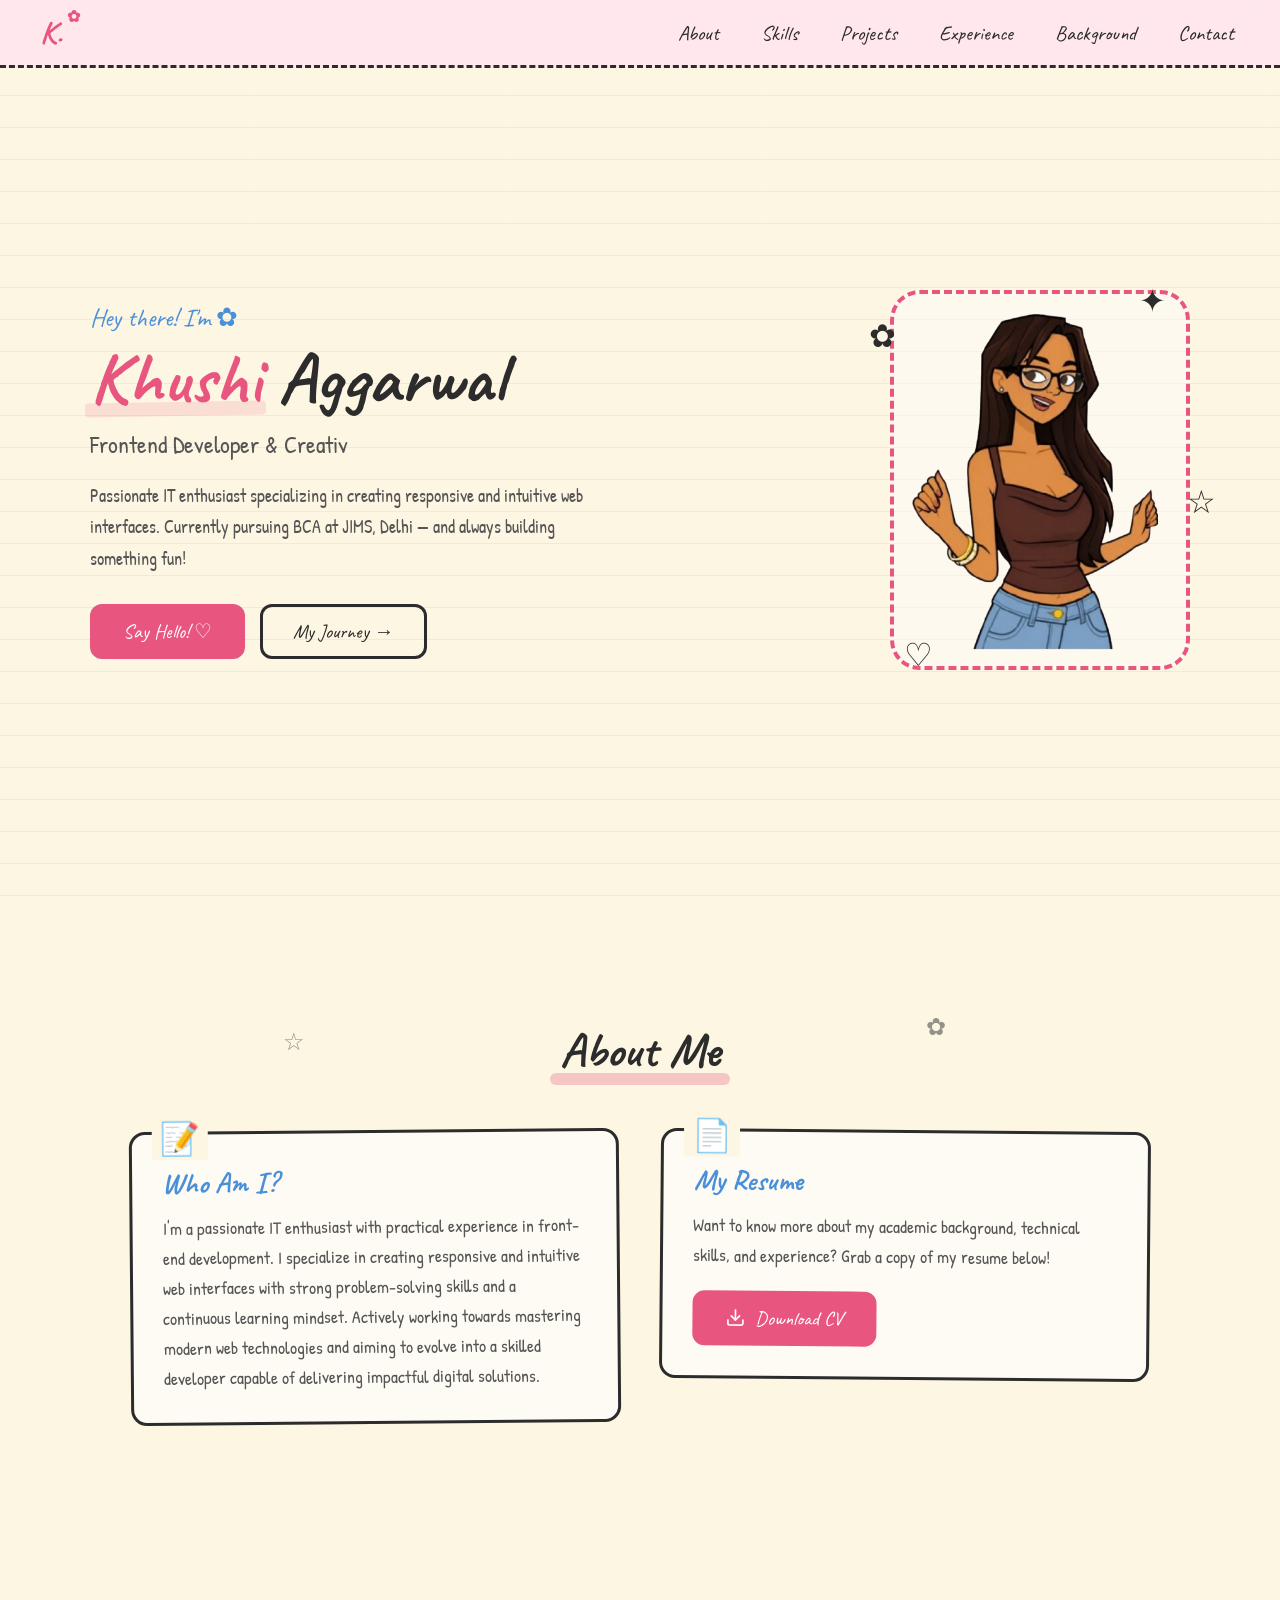
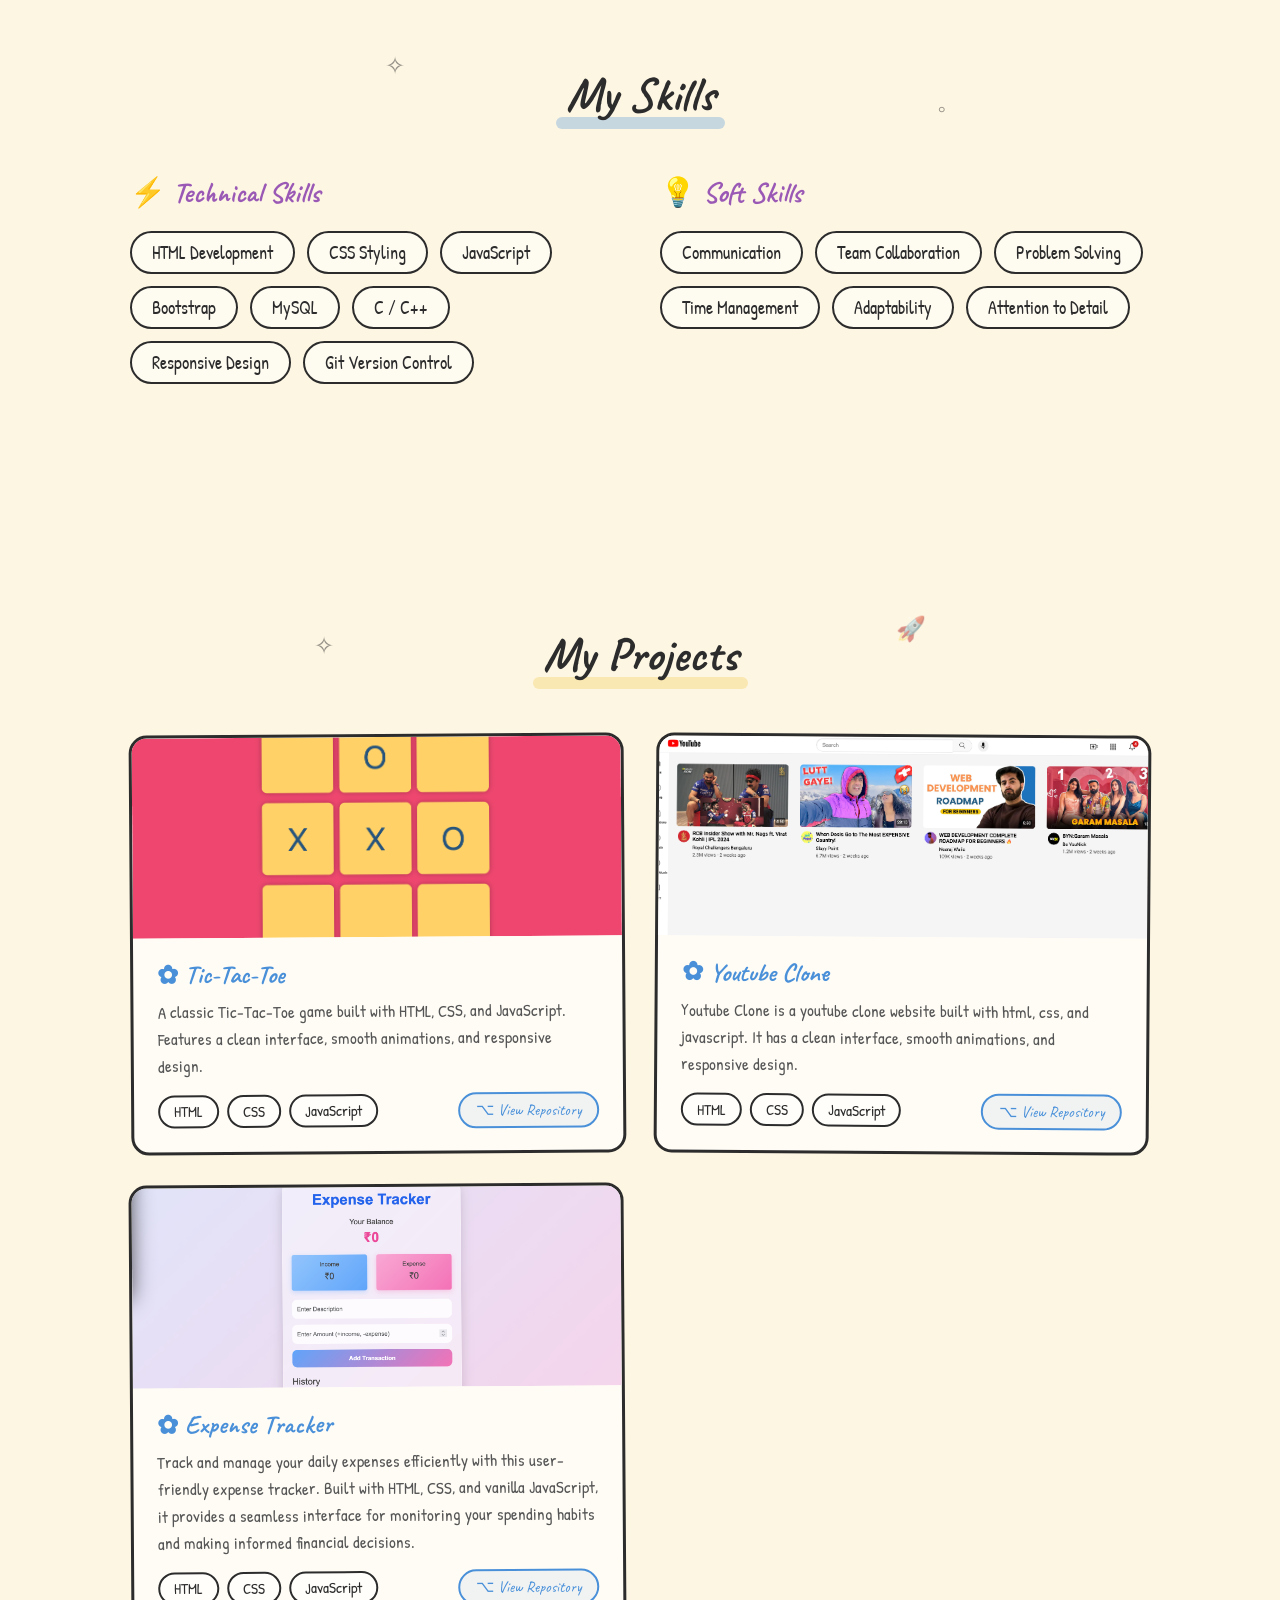
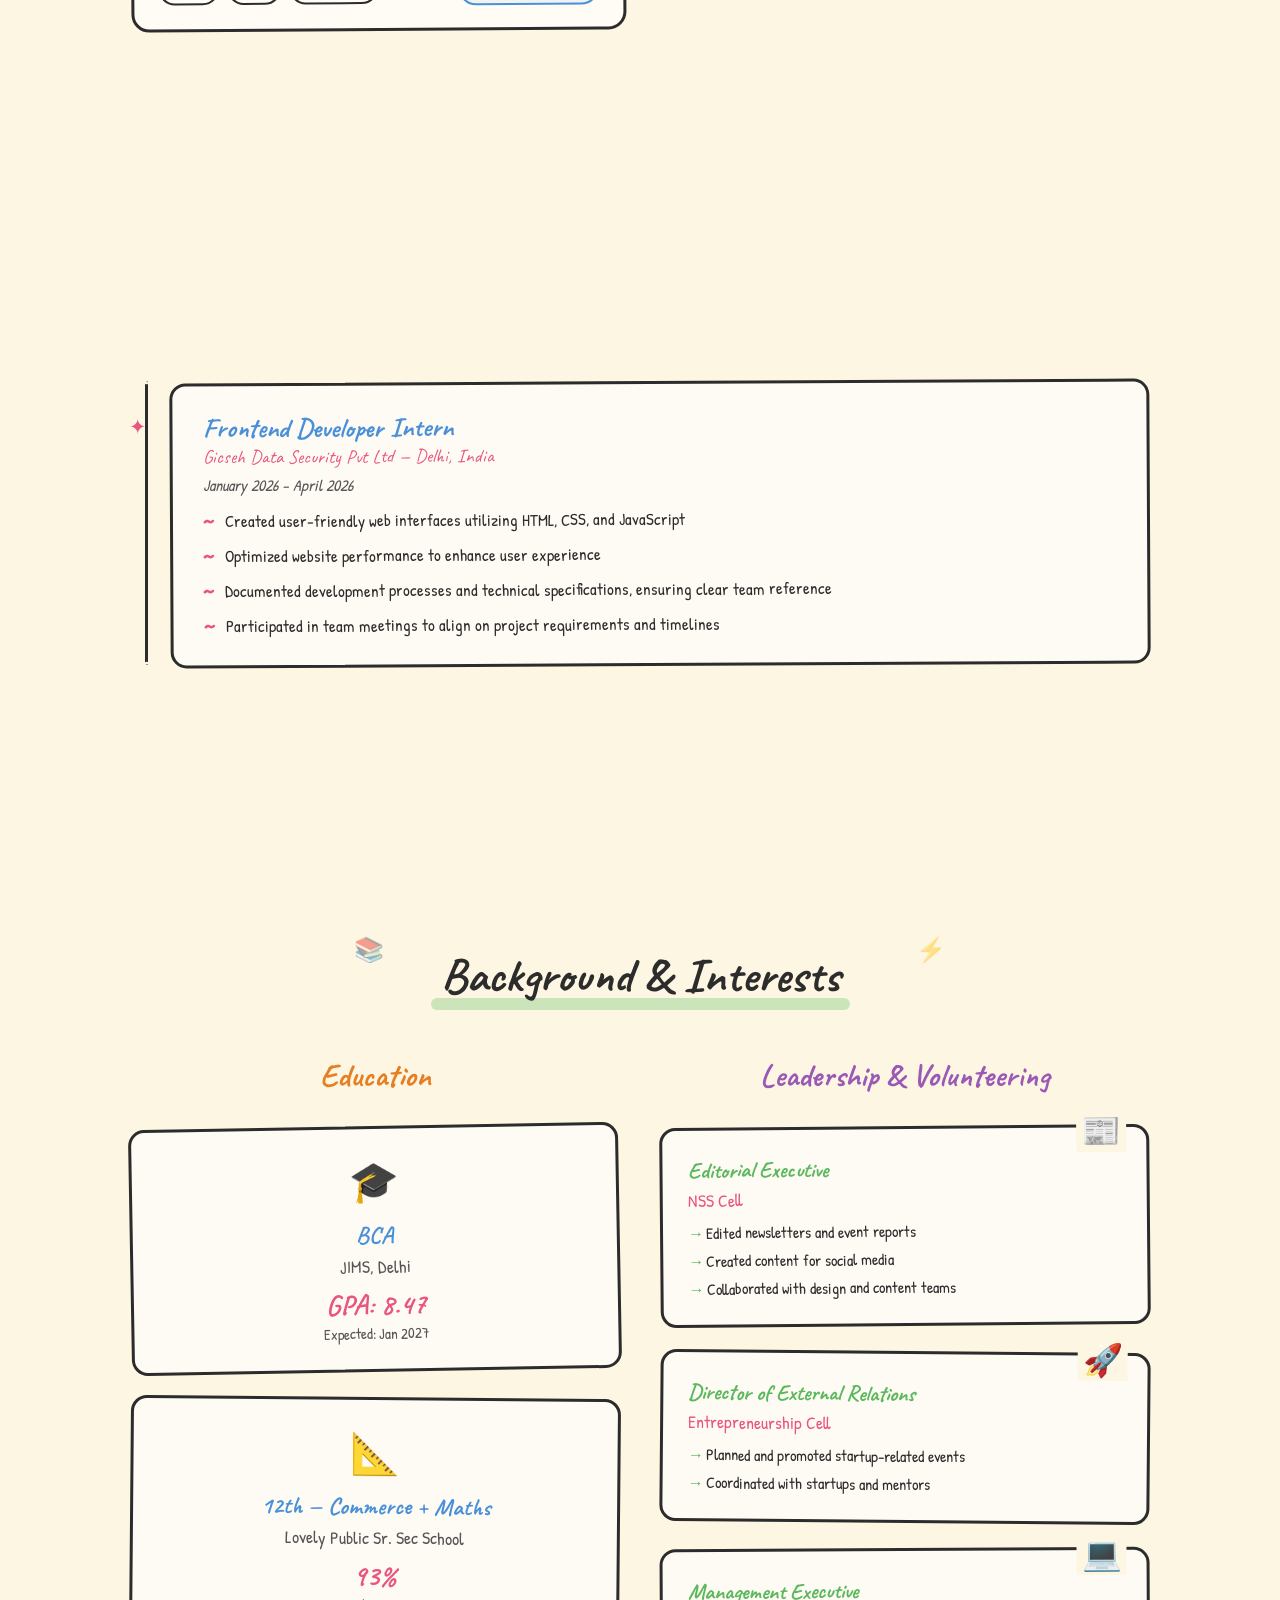
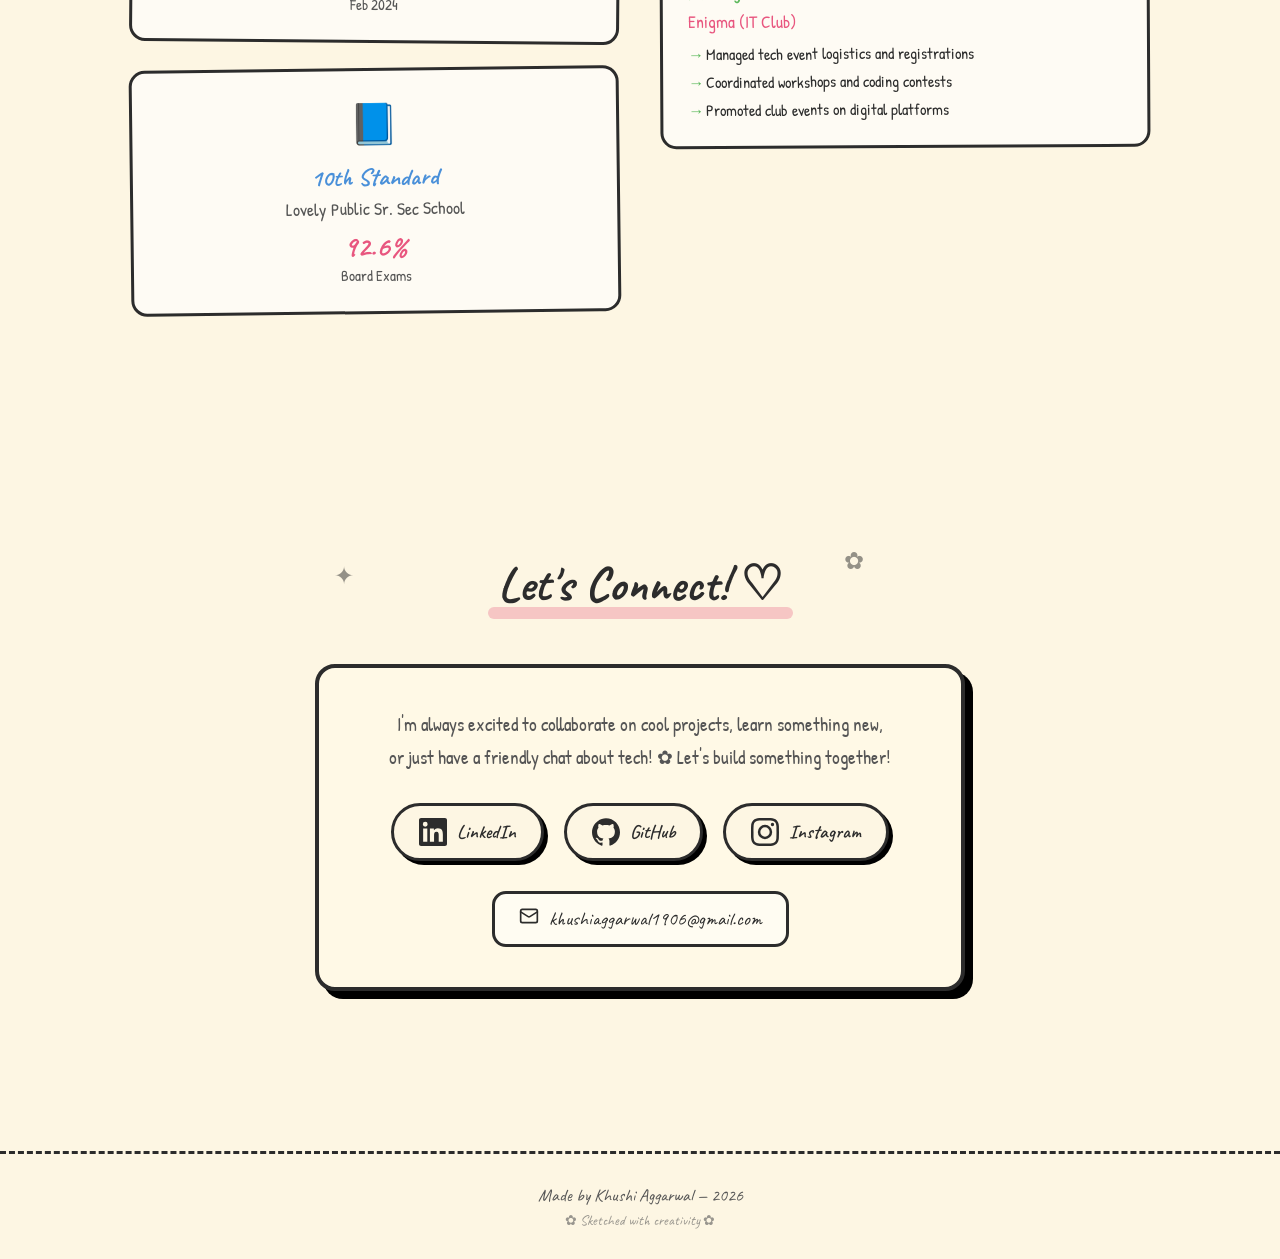
<file: index.html>
<!DOCTYPE html>
<html lang="en">

<head>
  <meta charset="UTF-8">
  <meta name="viewport" content="width=device-width, initial-scale=1.0">
  <title>Khushi Aggarwal — Frontend Developer Portfolio</title>
  <meta name="description"
    content="Khushi Aggarwal's creative portfolio — Frontend Developer, BCA student, and passionate IT enthusiast from Delhi, India.">
  <link rel="stylesheet" href="style.css">
  <link rel="icon"
    href="data:image/svg+xml,%3Csvg xmlns='http://www.w3.org/2000/svg' viewBox='0 0 100 100'%3E%3Ctext y='.9em' font-size='90'%3E✿%3C/text%3E%3C/svg%3E">
</head>

<body>

  <!-- Doodle Canvas for background animated SVG doodles -->
  <svg id="doodle-canvas"></svg>

  <!-- Main Content -->
  <div class="main-content">

    <!-- ===== NAVBAR ===== -->
    <nav class="navbar">
      <a href="#" class="nav-logo">K.</a>
      <ul class="nav-links">
        <li><a href="#about">About</a></li>
        <li><a href="#skills">Skills</a></li>
        <li><a href="#projects">Projects</a></li>
        <li><a href="#experience">Experience</a></li>
        <li><a href="#background">Background</a></li>
        <li><a href="#contact">Contact</a></li>
      </ul>
      <button class="hamburger" aria-label="Menu">
        <span></span><span></span><span></span>
      </button>
    </nav>

    <!-- ===== HERO ===== -->
    <section class="hero" id="home">
      <div class="hero-content">
        <div class="hero-text">
          <p class="hero-greeting">Hey there! I'm ✿</p>
          <h1 class="hero-name"><span class="highlight">Khushi</span> Aggarwal</h1>
          <p class="hero-title">
            <span class="typed" data-text="Frontend Developer & Creative Thinker ✦"></span>
          </p>
          <p class="hero-desc">
            Passionate IT enthusiast specializing in creating responsive and intuitive web interfaces. Currently
            pursuing BCA at JIMS, Delhi — and always building something fun!
          </p>
          <div class="hero-buttons">
            <a href="#contact" class="btn-sketch primary">Say Hello! ♡</a>
            <a href="#experience" class="btn-sketch">My Journey →</a>
          </div>
        </div>
        <div class="hero-avatar">
          <div class="avatar-frame">
            <img src="public/avatar.png" alt="Khushi Aggarwal cartoon avatar">
            <span class="avatar-doodle">✦</span>
            <span class="avatar-doodle">♡</span>
            <span class="avatar-doodle">☆</span>
            <span class="avatar-doodle">✿</span>
          </div>
        </div>
      </div>
    </section>

    <!-- ===== ABOUT ===== -->
    <section class="section" id="about">
      <div class="section-header reveal">
        <h2 class="section-title pink">About Me</h2>
        <span class="section-doodle" style="top:-10px; right:20%;">✿</span>
        <span class="section-doodle" style="top:5px; left:15%;">☆</span>
      </div>
      <div class="about-grid reveal">
        <div class="sketch-card" data-doodle="📝">
          <h3 class="card-title">Who Am I?</h3>
          <p class="card-text">
            I'm a passionate IT enthusiast with practical experience in front-end development. I specialize in creating
            responsive and intuitive web interfaces with strong problem-solving skills and a continuous learning
            mindset. Actively working towards mastering modern web technologies and aiming to evolve into a skilled
            developer capable of delivering impactful digital solutions.
          </p>
        </div>
        <div class="sketch-card cv-card" data-doodle="📄">
          <h3 class="card-title">My Resume</h3>
          <p class="card-text">
            Want to know more about my academic background, technical skills, and experience? Grab a copy of my resume
            below!
          </p>
          <a href="public/khushi_aggResume.pdf" download class="btn-sketch primary"
            style="margin-top: 20px; display: inline-flex; align-items: center; gap: 10px;">
            <svg xmlns="http://www.w3.org/2000/svg" width="20" height="20" viewBox="0 0 24 24" fill="none"
              stroke="currentColor" stroke-width="2" stroke-linecap="round" stroke-linejoin="round">
              <path d="M21 15v4a2 2 0 0 1-2 2H5a2 2 0 0 1-2-2v-4"></path>
              <polyline points="7 10 12 15 17 10"></polyline>
              <line x1="12" y1="15" x2="12" y2="3"></line>
            </svg>
            Download CV
          </a>
        </div>
      </div>
    </section>

    <!-- ===== SKILLS ===== -->
    <section class="section" id="skills">
      <div class="section-header reveal">
        <h2 class="section-title blue">My Skills</h2>
        <span class="section-doodle" style="top:-15px; left:25%;">✧</span>
        <span class="section-doodle" style="bottom:0; right:20%;">◦</span>
      </div>
      <div class="skills-container reveal">
        <div class="skill-category">
          <h3>⚡ Technical Skills</h3>
          <div class="skill-tags">
            <span class="skill-tag stagger">HTML Development</span>
            <span class="skill-tag stagger">CSS Styling</span>
            <span class="skill-tag stagger">JavaScript</span>
            <span class="skill-tag stagger">Bootstrap</span>
            <span class="skill-tag stagger">MySQL</span>
            <span class="skill-tag stagger">C / C++</span>
            <span class="skill-tag stagger">Responsive Design</span>
            <span class="skill-tag stagger">Git Version Control</span>
          </div>
        </div>
        <div class="skill-category">
          <h3>💡 Soft Skills</h3>
          <div class="skill-tags">
            <span class="skill-tag stagger">Communication</span>
            <span class="skill-tag stagger">Team Collaboration</span>
            <span class="skill-tag stagger">Problem Solving</span>
            <span class="skill-tag stagger">Time Management</span>
            <span class="skill-tag stagger">Adaptability</span>
            <span class="skill-tag stagger">Attention to Detail</span>
          </div>
        </div>
      </div>
    </section>

    <!-- ===== PROJECTS ===== -->
    <section class="section" id="projects">
      <div class="section-header reveal">
        <h2 class="section-title yellow">My Projects</h2>
        <span class="section-doodle" style="top:-12px; right:22%;">🚀</span>
        <span class="section-doodle" style="top:5px; left:18%;">✧</span>
      </div>
      <div class="projects-grid reveal">

        <!-- Project 1: Tic-Tac-Toe Game -->
        <div class="project-card stagger" id="project-portfolio" data-url="https://khuship1-tictactoe.vercel.app/"
          data-repo="https://github.com/KhushiAggarwal19/tic-tac-toe-game">
          <div class="project-image">
            <img src="public/proj1.png" alt="Tic-Tac-Toe Game">
            <div class="project-overlay">
              <span class="project-view">Open Live Site ↗</span>
            </div>
          </div>
          <div class="project-info">
            <h3 class="project-title">✿ Tic-Tac-Toe</h3>
            <p class="project-desc">A classic Tic-Tac-Toe game built with HTML, CSS, and JavaScript. Features a clean
              interface, smooth animations, and responsive design.</p>
            <div class="project-footer">
              <div class="project-tags">
                <span class="project-tag">HTML</span>
                <span class="project-tag">CSS</span>
                <span class="project-tag">JavaScript</span>
              </div>
              <a href="https://github.com/KhushiAggarwal19/tic-tac-toe-game" target="_blank" rel="noopener noreferrer"
                class="project-repo-btn" onclick="event.stopPropagation()">
                ⌥ View Repository
              </a>
            </div>
          </div>
        </div>

        <!-- Project 2: Youtube Clone -->
        <div class="project-card stagger" id="project-result-system" data-url="https://khuship2-yt-clone.vercel.app/"
          data-repo="https://github.com/khushiaggarwal1906">
          <div class="project-image">
            <img src="public/proj2.png" alt="Youtube Clone">
            <div class="project-overlay">
              <span class="project-view">Open Live Site ↗</span>
            </div>
          </div>
          <div class="project-info">
            <h3 class="project-title">✿ Youtube Clone</h3>
            <p class="project-desc">Youtube Clone is a youtube clone website built with html, css, and javascript. It
              has a clean interface, smooth animations, and responsive design.</p>
            <div class="project-footer">
              <div class="project-tags">
                <span class="project-tag">HTML</span>
                <span class="project-tag">CSS</span>
                <span class="project-tag">JavaScript</span>
              </div>
              <a href="https://github.com/KhushiAggarwal19/Youtube-clone" target="_blank" rel="noopener noreferrer"
                class="project-repo-btn" onclick="event.stopPropagation()">
                ⌥ View Repository
              </a>
            </div>
          </div>
        </div>

        <!-- Project 3: Placeholder -->
        <div class="project-card stagger" id="project-3" data-url="https://khuship3-expense-tracker.vercel.app/"
          data-repo="#">
          <div class="project-image">
            <img src="public/proj3.png" alt="Project 3 Name">
            <div class="project-overlay">
              <span class="project-view">Open Live Site ↗</span>
            </div>
          </div>
          <div class="project-info">
            <h3 class="project-title">✿ Expense Tracker</h3>
            <p class="project-desc">Track and manage your daily expenses efficiently with this user-friendly expense
              tracker. Built with HTML, CSS, and vanilla JavaScript, it provides a seamless interface for monitoring
              your spending habits and making informed financial decisions.</p>
            <div class="project-footer">
              <div class="project-tags">
                <span class="project-tag">HTML</span>
                <span class="project-tag">CSS</span>
                <span class="project-tag">JavaScript</span>
              </div>
              <a href="https://github.com/KhushiAggarwal19/expense-tracker" target="_blank" rel="noopener noreferrer"
                class="project-repo-btn" onclick="event.stopPropagation()">
                ⌥ View Repository
              </a>
            </div>
          </div>
        </div>
      </div>
    </section>



    <!-- ===== EXPERIENCE ===== -->
    <section class="section" id="experience">
      <div class="section-header reveal">
        <h2 class="section-title yellow">Experience</h2>
        <span class="section-doodle" style="top:-10px; right:18%;">→</span>
      </div>
      <div class="timeline reveal">
        <div class="timeline-item stagger">
          <h3 class="timeline-role">Frontend Developer Intern</h3>
          <p class="timeline-company">Gicseh Data Security Pvt Ltd — Delhi, India</p>
          <p class="timeline-date">January 2026 – April 2026</p>
          <ul class="timeline-points">
            <li>Created user-friendly web interfaces utilizing HTML, CSS, and JavaScript</li>
            <li>Optimized website performance to enhance user experience</li>
            <li>Documented development processes and technical specifications, ensuring clear team reference</li>
            <li>Participated in team meetings to align on project requirements and timelines</li>
          </ul>
        </div>
      </div>
    </section>

    <!-- ===== BACKGROUND & INTERESTS ===== -->
    <section class="section" id="background">
      <div class="section-header reveal">
        <h2 class="section-title green">Background & Interests</h2>
        <span class="section-doodle" style="top:-12px; left:22%;">📚</span>
        <span class="section-doodle" style="top:-12px; right:20%;">⚡</span>
      </div>

      <div class="background-grid">
        <!-- Education -->
        <div class="background-group reveal">
          <h3
            style="font-family: var(--font-sketch); font-size: 2rem; color: var(--accent-orange); margin-bottom: 30px; text-align: center;">
            Education</h3>
          <div class="edu-cards">
            <div class="edu-card stagger">
              <div class="edu-icon">🎓</div>
              <h3 class="edu-degree">BCA</h3>
              <p class="edu-school">JIMS, Delhi</p>
              <p class="edu-score">GPA: 8.47</p>
              <p class="edu-year">Expected: Jan 2027</p>
            </div>
            <div class="edu-card stagger">
              <div class="edu-icon">📐</div>
              <h3 class="edu-degree">12th — Commerce + Maths</h3>
              <p class="edu-school">Lovely Public Sr. Sec School</p>
              <p class="edu-score">93%</p>
              <p class="edu-year">Feb 2024</p>
            </div>
            <div class="edu-card stagger">
              <div class="edu-icon">📘</div>
              <h3 class="edu-degree">10th Standard</h3>
              <p class="edu-school">Lovely Public Sr. Sec School</p>
              <p class="edu-score">92.6%</p>
              <p class="edu-year">Board Exams</p>
            </div>
          </div>
        </div>

        <!-- Leadership & Volunteering -->
        <div class="background-group reveal">
          <h3
            style="font-family: var(--font-sketch); font-size: 2rem; color: var(--accent-purple); margin-bottom: 30px; text-align: center;">
            Leadership & Volunteering</h3>
          <div class="volunteer-grid">
            <div class="volunteer-card stagger" data-icon="📰">
              <h3 class="volunteer-role">Editorial Executive</h3>
              <p class="volunteer-org">NSS Cell</p>
              <ul class="volunteer-tasks">
                <li>Edited newsletters and event reports</li>
                <li>Created content for social media</li>
                <li>Collaborated with design and content teams</li>
              </ul>
            </div>
            <div class="volunteer-card stagger" data-icon="🚀">
              <h3 class="volunteer-role">Director of External Relations</h3>
              <p class="volunteer-org">Entrepreneurship Cell</p>
              <ul class="volunteer-tasks">
                <li>Planned and promoted startup-related events</li>
                <li>Coordinated with startups and mentors</li>
              </ul>
            </div>
            <div class="volunteer-card stagger" data-icon="💻">
              <h3 class="volunteer-role">Management Executive</h3>
              <p class="volunteer-org">Enigma (IT Club)</p>
              <ul class="volunteer-tasks">
                <li>Managed tech event logistics and registrations</li>
                <li>Coordinated workshops and coding contests</li>
                <li>Promoted club events on digital platforms</li>
              </ul>
            </div>
          </div>
        </div>
      </div>
    </section>
    <!-- ===== CONTACT ===== -->
    <section class="section" id="contact">
      <div class="section-header reveal">
        <h2 class="section-title pink">Let's Connect! ♡</h2>
        <span class="section-doodle" style="top:-10px; right:28%;">✿</span>
        <span class="section-doodle" style="top:5px; left:20%;">✦</span>
      </div>
      <div class="contact-content reveal">
        <p class="contact-text">
          I'm always excited to collaborate on cool projects, learn something new,<br>or just have a friendly chat about
          tech! ✿ Let's build something together!
        </p>

        <!-- Social icon row -->
        <div class="social-row stagger">
          <a href="https://www.linkedin.com/in/khushi-a-8371b8267/" target="_blank" rel="noopener noreferrer"
            class="social-btn linkedin" aria-label="LinkedIn">
            <svg xmlns="http://www.w3.org/2000/svg" viewBox="0 0 24 24" fill="currentColor" width="28" height="28">
              <path
                d="M20.447 20.452h-3.554v-5.569c0-1.328-.027-3.037-1.852-3.037-1.853 0-2.136 1.445-2.136 2.939v5.667H9.351V9h3.414v1.561h.046c.477-.9 1.637-1.85 3.37-1.85 3.601 0 4.267 2.37 4.267 5.455v6.286zM5.337 7.433a2.062 2.062 0 0 1-2.063-2.065 2.064 2.064 0 1 1 2.063 2.065zm1.782 13.019H3.555V9h3.564v11.452zM22.225 0H1.771C.792 0 0 .774 0 1.729v20.542C0 23.227.792 24 1.771 24h20.451C23.2 24 24 23.227 24 22.271V1.729C24 .774 23.2 0 22.222 0h.003z" />
            </svg>
            <span>LinkedIn</span>
          </a>
          <a href="https://github.com/khushiaggarwal19" target="_blank" rel="noopener noreferrer"
            class="social-btn github" aria-label="GitHub">
            <svg xmlns="http://www.w3.org/2000/svg" viewBox="0 0 24 24" fill="currentColor" width="28" height="28">
              <path
                d="M12 .297c-6.63 0-12 5.373-12 12 0 5.303 3.438 9.8 8.205 11.385.6.113.82-.258.82-.577 0-.285-.01-1.04-.015-2.04-3.338.724-4.042-1.61-4.042-1.61C4.422 18.07 3.633 17.7 3.633 17.7c-1.087-.744.084-.729.084-.729 1.205.084 1.838 1.236 1.838 1.236 1.07 1.835 2.809 1.305 3.495.998.108-.776.417-1.305.76-1.605-2.665-.3-5.466-1.332-5.466-5.93 0-1.31.465-2.38 1.235-3.22-.135-.303-.54-1.523.105-3.176 0 0 1.005-.322 3.3 1.23.96-.267 1.98-.399 3-.405 1.02.006 2.04.138 3 .405 2.28-1.552 3.285-1.23 3.285-1.23.645 1.653.24 2.873.12 3.176.765.84 1.23 1.91 1.23 3.22 0 4.61-2.805 5.625-5.475 5.92.42.36.81 1.096.81 2.22 0 1.606-.015 2.896-.015 3.286 0 .315.21.69.825.57C20.565 22.092 24 17.592 24 12.297c0-6.627-5.373-12-12-12" />
            </svg>
            <span>GitHub</span>
          </a>
          <a href="https://instagram.com/khushiaggarwal19" target="_blank" rel="noopener noreferrer"
            class="social-btn instagram" aria-label="Instagram">
            <svg xmlns="http://www.w3.org/2000/svg" viewBox="0 0 24 24" fill="currentColor" width="28" height="28">
              <path
                d="M12 2.163c3.204 0 3.584.012 4.85.07 3.252.148 4.771 1.691 4.919 4.919.058 1.265.069 1.645.069 4.849 0 3.205-.012 3.584-.069 4.849-.149 3.225-1.664 4.771-4.919 4.919-1.266.058-1.644.07-4.85.07-3.204 0-3.584-.012-4.849-.07-3.26-.149-4.771-1.699-4.919-4.92-.058-1.265-.07-1.644-.07-4.849 0-3.204.013-3.583.07-4.849.149-3.227 1.664-4.771 4.919-4.919 1.266-.057 1.645-.069 4.849-.069zM12 0C8.741 0 8.333.014 7.053.072 2.695.272.273 2.69.073 7.052.014 8.333 0 8.741 0 12c0 3.259.014 3.668.072 4.948.2 4.358 2.618 6.78 6.98 6.98C8.333 23.986 8.741 24 12 24c3.259 0 3.668-.014 4.948-.072 4.354-.2 6.782-2.618 6.979-6.98.059-1.28.073-1.689.073-4.948 0-3.259-.014-3.667-.072-4.947-.196-4.354-2.617-6.78-6.979-6.98C15.668.014 15.259 0 12 0zm0 5.838a6.162 6.162 0 1 0 0 12.324 6.162 6.162 0 0 0 0-12.324zM12 16a4 4 0 1 1 0-8 4 4 0 0 1 0 8zm6.406-11.845a1.44 1.44 0 1 0 0 2.881 1.44 1.44 0 0 0 0-2.881z" />
            </svg>
            <span>Instagram</span>
          </a>
        </div>

        <!-- Direct contact links -->
        <div class="contact-links">
          <a href="mailto:khushiaggarwal1906@gmail.com" class="contact-link stagger" id="contact-email">
            <span class="link-icon">
              <svg xmlns="http://www.w3.org/2000/svg" viewBox="0 0 24 24" fill="none" stroke="currentColor"
                stroke-width="2" stroke-linecap="round" stroke-linejoin="round" width="20" height="20">
                <rect x="2" y="4" width="20" height="16" rx="2" />
                <path d="m22 7-8.97 5.7a1.94 1.94 0 0 1-2.06 0L2 7" />
              </svg>
            </span>
            khushiaggarwal1906@gmail.com
          </a>

        </div>
      </div>
    </section>

    <!-- ===== FOOTER ===== -->
    <footer class="footer">
      <p>Made by Khushi Aggarwal — 2026</p>
      <p style="font-size:0.9rem; margin-top:5px; opacity:0.6;">✿ Sketched with creativity ✿</p>
    </footer>

  </div>

  <script src="script.js"></script>
</body>

</html>
</file>
<file: style.css>
/* ===== FONTS ===== */
@import url('https://fonts.googleapis.com/css2?family=Caveat:wght@400;500;600;700&family=Patrick+Hand&family=Inter:wght@300;400;500;600&display=swap');

/* ===== CSS VARIABLES ===== */
:root {
  --paper: #fdf6e3;
  --paper-lines: #c8dbbe;
  --ink: #2c2c2c;
  --ink-light: #555;
  --accent-pink: #e8567f;
  --accent-blue: #4a90d9;
  --accent-yellow: #f5c842;
  --accent-green: #5cb85c;
  --accent-purple: #9b59b6;
  --accent-orange: #e67e22;
  --sketch-border: 2px solid var(--ink);
  --font-sketch: 'Caveat', cursive;
  --font-hand: 'Patrick Hand', cursive;
  --font-clean: 'Inter', sans-serif;
}

/* ===== RESET ===== */
*, *::before, *::after { margin: 0; padding: 0; box-sizing: border-box; }
html { scroll-behavior: smooth; }

body {
  font-family: var(--font-hand);
  background-color: var(--paper);
  color: var(--ink);
  overflow-x: hidden;
  position: relative;
  cursor: url("public/cursor.png?v=3"), auto;
}

::selection {
  background: var(--accent-pink);
  color: white;
}

/* ===== NOTEBOOK BACKGROUND ===== */
body::before {
  content: '';
  position: fixed;
  top: 0; left: 0; right: 0; bottom: 0;
  background-image:
    repeating-linear-gradient(transparent, transparent 31px, var(--paper-lines) 31px, var(--paper-lines) 32px);
  opacity: 0.35;
  pointer-events: none;
  z-index: 0;
}

/* ===== DOODLE CANVAS ===== */
#doodle-canvas {
  position: fixed;
  top: 0; left: 0;
  width: 100%; height: 100%;
  pointer-events: none;
  z-index: 1;
}

/* ===== MAIN CONTENT ===== */
.main-content {
  position: relative;
  z-index: 2;
}

/* ===== NAVIGATION ===== */
.navbar {
  position: fixed;
  top: 0; left: 0; right: 0;
  background: rgba(255, 230, 238, 0.9); /* Cute pastel pink */
  backdrop-filter: blur(8px);
  z-index: 100;
  padding: 12px 40px;
  display: flex;
  justify-content: space-between;
  align-items: center;
  border-bottom: 3px solid var(--ink);
  border-bottom-style: dashed;
}

.nav-logo {
  font-family: var(--font-sketch);
  font-size: 2rem;
  font-weight: 700;
  color: var(--accent-pink);
  text-decoration: none;
  position: relative;
}

.nav-logo::after {
  content: '✿';
  font-size: 1rem;
  position: absolute;
  top: -5px; right: -18px;
  animation: spin-slow 4s linear infinite;
}

.nav-links {
  display: flex;
  gap: 30px;
  list-style: none;
}

.nav-links a {
  font-family: var(--font-sketch);
  font-size: 1.3rem;
  color: var(--ink);
  text-decoration: none;
  position: relative;
  transition: all 0.3s ease;
  z-index: 1;
  padding: 2px 6px;
}

.nav-links a::after {
  content: '';
  position: absolute;
  bottom: -2px; left: -4px;
  width: 0; 
  height: calc(100% + 4px);
  background: var(--accent-yellow);
  border-radius: 4px;
  transition: width 0.3s cubic-bezier(0.25, 1, 0.5, 1);
  z-index: -1;
  opacity: 0.4;
  transform: rotate(-1deg);
}

.nav-links a:hover {
  color: var(--ink);
  transform: translateY(-2px);
}

.nav-links a:hover::after { 
  width: 100%; 
}

.hamburger {
  display: none;
  flex-direction: column;
  gap: 5px;
  cursor: pointer;
  background: none;
  border: none;
}

.hamburger span {
  width: 28px; height: 3px;
  background: var(--ink);
  border-radius: 2px;
  transition: 0.3s;
}

/* ===== HERO SECTION ===== */
.hero {
  min-height: 100vh;
  display: flex;
  align-items: center;
  justify-content: center;
  padding: 120px 40px 60px;
  position: relative;
}

.hero-content {
  display: flex;
  align-items: center;
  gap: 60px;
  max-width: 1100px;
  width: 100%;
}

.hero-text { flex: 1; }

.hero-greeting {
  font-family: var(--font-sketch);
  font-size: 1.6rem;
  color: var(--accent-blue);
  margin-bottom: 5px;
  opacity: 0;
  animation: fadeSlideUp 0.6s 0.3s forwards;
}

.hero-name {
  font-family: var(--font-sketch);
  font-size: 4.5rem;
  font-weight: 700;
  line-height: 1.1;
  margin-bottom: 10px;
  opacity: 0;
  animation: fadeSlideUp 0.6s 0.5s forwards;
}

.hero-name .highlight {
  color: var(--accent-pink);
  position: relative;
  display: inline-block;
}

.hero-name .highlight::before {
  content: '';
  position: absolute;
  bottom: 2px; left: -5px; right: -5px;
  height: 14px;
  background: rgba(232, 86, 127, 0.15);
  border-radius: 4px;
  transform: rotate(-1deg);
  z-index: -1;
}

.hero-title {
  font-family: var(--font-hand);
  font-size: 1.5rem;
  color: var(--ink-light);
  margin-bottom: 20px;
  opacity: 0;
  animation: fadeSlideUp 0.6s 0.7s forwards;
}

.hero-desc {
  font-family: var(--font-hand);
  font-size: 1.15rem;
  color: var(--ink-light);
  line-height: 1.7;
  max-width: 500px;
  margin-bottom: 30px;
  opacity: 0;
  animation: fadeSlideUp 0.6s 0.9s forwards;
}

.hero-buttons {
  display: flex;
  gap: 15px;
  opacity: 0;
  animation: fadeSlideUp 0.6s 1.1s forwards;
}

.btn-sketch {
  font-family: var(--font-sketch);
  font-size: 1.25rem;
  padding: 12px 30px;
  border: 3px solid var(--ink);
  border-radius: 12px;
  cursor: pointer;
  transition: all 0.3s;
  text-decoration: none;
  display: inline-block;
  position: relative;
  background: transparent;
  color: var(--ink);
}

.btn-sketch:hover {
  transform: translate(-3px, -3px);
  box-shadow: 5px 5px 0 var(--ink);
}

.btn-sketch.primary {
  background: var(--accent-pink);
  color: white;
  border-color: var(--accent-pink);
}

.btn-sketch.primary:hover {
  box-shadow: 5px 5px 0 #c04468;
}

/* Hero avatar */
.hero-avatar {
  position: relative;
  flex-shrink: 0;
  opacity: 0;
  animation: fadeSlideUp 0.6s 0.5s forwards;
}

.avatar-frame {
  width: 300px;
  height: 380px;
  border-radius: 30px;
  border: 4px dashed var(--accent-pink);
  padding: 6px;
  position: relative;
  animation: wobble 5s ease-in-out infinite;
  background: rgba(255,255,255,0.4);
}

.avatar-frame img {
  width: 100%;
  height: 100%;
  border-radius: 24px;
  object-fit: contain;
  object-position: center top;
}

.avatar-doodle {
  position: absolute;
  font-size: 2rem;
  animation: float 3s ease-in-out infinite;
}

.avatar-doodle:nth-child(2) { top: -15px; right: 20px; animation-delay: 0s; }
.avatar-doodle:nth-child(3) { bottom: -10px; left: 10px; animation-delay: 0.5s; }
.avatar-doodle:nth-child(4) { top: 50%; right: -30px; animation-delay: 1s; }
.avatar-doodle:nth-child(5) { top: 20px; left: -25px; animation-delay: 1.5s; }

/* ===== SECTION COMMON ===== */
.background-grid {
  display: grid;
  grid-template-columns: 1fr 1fr;
  gap: 40px;
  align-items: start;
}

.section {
  padding: 120px 40px;
  max-width: 1100px;
  margin: 0 auto;
  position: relative;
}

.section-header {
  text-align: center;
  margin-bottom: 50px;
  position: relative;
}

.section-title {
  font-family: var(--font-sketch);
  font-size: 3rem;
  font-weight: 700;
  display: inline-block;
  position: relative;
}

.section-title::after {
  content: '';
  position: absolute;
  bottom: -5px; left: -10px; right: -10px;
  height: 12px;
  border-radius: 6px;
  z-index: -1;
  opacity: 0.3;
}

.section-title.pink::after { background: var(--accent-pink); }
.section-title.blue::after { background: var(--accent-blue); }
.section-title.yellow::after { background: var(--accent-yellow); }
.section-title.green::after { background: var(--accent-green); }
.section-title.purple::after { background: var(--accent-purple); }
.section-title.orange::after { background: var(--accent-orange); }

.section-doodle {
  position: absolute;
  font-size: 1.5rem;
  opacity: 0.5;
  animation: float 4s ease-in-out infinite;
}

/* ===== ABOUT SECTION ===== */
.about-grid {
  display: grid;
  grid-template-columns: 1fr 1fr;
  gap: 40px;
  align-items: start;
}

.sketch-card {
  background: rgba(255, 255, 255, 0.6);
  border: 3px solid var(--ink);
  border-radius: 16px;
  padding: 30px;
  position: relative;
  transition: transform 0.3s, box-shadow 0.3s;
  transform: rotate(-0.5deg);
}

.sketch-card:nth-child(even) { transform: rotate(0.5deg); }
.sketch-card:hover {
  transform: rotate(0deg) translateY(-5px);
  box-shadow: 6px 6px 0 var(--ink);
}

.sketch-card::before {
  content: attr(data-doodle);
  position: absolute;
  top: -18px; left: 20px;
  font-size: 2rem;
  background: var(--paper);
  padding: 0 8px;
}

.card-title {
  font-family: var(--font-sketch);
  font-size: 1.8rem;
  font-weight: 700;
  margin-bottom: 12px;
  color: var(--accent-blue);
}

.card-text {
  font-size: 1.1rem;
  line-height: 1.7;
  color: var(--ink-light);
}

.info-list {
  list-style: none;
  display: flex;
  flex-direction: column;
  gap: 12px;
}

.info-list li {
  font-size: 1.1rem;
  display: flex;
  align-items: center;
  gap: 10px;
}

.info-list li .label {
  font-family: var(--font-sketch);
  font-weight: 600;
  font-size: 1.2rem;
  color: var(--accent-pink);
  min-width: 120px;
}

/* ===== SKILLS SECTION ===== */
.skills-container {
  display: grid;
  grid-template-columns: 1fr 1fr;
  gap: 40px;
}

.skill-category h3 {
  font-family: var(--font-sketch);
  font-size: 1.8rem;
  margin-bottom: 20px;
  color: var(--accent-purple);
}

.skill-tags {
  display: flex;
  flex-wrap: wrap;
  gap: 12px;
}

.skill-tag {
  font-family: var(--font-hand);
  font-size: 1.1rem;
  padding: 8px 20px;
  border: 2px solid var(--ink);
  border-radius: 30px;
  background: rgba(255,255,255,0.5);
  cursor: default;
  transition: all 0.3s;
  position: relative;
  overflow: hidden;
}

.skill-tag::before {
  content: '';
  position: absolute;
  top: 0; left: -100%;
  width: 100%; height: 100%;
  border-radius: 30px;
  transition: left 0.4s;
  z-index: -1;
}

.skill-tag:nth-child(1)::before { background: rgba(232,86,127,0.15); }
.skill-tag:nth-child(2)::before { background: rgba(74,144,217,0.15); }
.skill-tag:nth-child(3)::before { background: rgba(245,200,66,0.15); }
.skill-tag:nth-child(4)::before { background: rgba(92,184,92,0.15); }
.skill-tag:nth-child(5)::before { background: rgba(155,89,182,0.15); }
.skill-tag:nth-child(6)::before { background: rgba(230,126,34,0.15); }
.skill-tag:nth-child(7)::before { background: rgba(232,86,127,0.15); }
.skill-tag:nth-child(8)::before { background: rgba(74,144,217,0.15); }

.skill-tag:hover::before { left: 0; }
.skill-tag:hover {
  transform: translateY(-3px) rotate(-2deg);
  box-shadow: 3px 3px 0 var(--ink);
}

/* ===== PROJECTS SECTION ===== */
.projects-grid {
  display: grid;
  grid-template-columns: repeat(2, 1fr);
  gap: 30px;
}

.project-card {
  display: block;
  text-decoration: none;
  color: inherit;
  background: rgba(255, 255, 255, 0.65);
  border: 3px solid var(--ink);
  border-radius: 18px;
  overflow: hidden;
  transition: transform 0.3s, box-shadow 0.3s;
  transform: rotate(-0.4deg);
  position: relative;
}

.project-card:nth-child(even) { transform: rotate(0.4deg); }

.project-card:hover {
  transform: rotate(0deg) translateY(-6px);
  box-shadow: 7px 7px 0 var(--ink);
}

.project-image {
  position: relative;
  overflow: hidden;
  height: 200px;
}

.project-image img {
  width: 100%;
  height: 100%;
  object-fit: cover;
  transition: transform 0.4s ease;
}

.project-card:hover .project-image img {
  transform: scale(1.06);
}

.project-overlay {
  position: absolute;
  inset: 0;
  background: rgba(232, 86, 127, 0.82);
  display: flex;
  align-items: center;
  justify-content: center;
  opacity: 0;
  transition: opacity 0.35s ease;
}

.project-card:hover .project-overlay {
  opacity: 1;
}

.project-view {
  font-family: var(--font-sketch);
  font-size: 1.4rem;
  color: white;
  letter-spacing: 0.5px;
}

.project-info {
  padding: 20px 24px 22px;
}

.project-title {
  font-family: var(--font-sketch);
  font-size: 1.6rem;
  font-weight: 700;
  color: var(--accent-blue);
  margin-bottom: 8px;
}

.project-desc {
  font-family: var(--font-hand);
  font-size: 1.05rem;
  color: var(--ink-light);
  line-height: 1.6;
  margin-bottom: 14px;
}

.project-footer {
  display: flex;
  align-items: center;
  justify-content: space-between;
  gap: 12px;
  flex-wrap: wrap;
}

.project-tags {
  display: flex;
  flex-wrap: wrap;
  gap: 8px;
}

.project-tag {
  font-family: var(--font-hand);
  font-size: 0.95rem;
  padding: 4px 14px;
  border: 2px solid var(--ink);
  border-radius: 20px;
  background: rgba(255, 255, 255, 0.5);
  color: var(--ink);
  transition: background 0.3s;
}

.project-card:hover .project-tag {
  background: rgba(232, 86, 127, 0.1);
  border-color: var(--accent-pink);
}

.project-repo-btn {
  font-family: var(--font-sketch);
  font-size: 1rem;
  padding: 6px 16px;
  border: 2.5px solid var(--accent-blue);
  border-radius: 20px;
  background: rgba(74, 144, 217, 0.08);
  color: var(--accent-blue);
  text-decoration: none;
  white-space: nowrap;
  flex-shrink: 0;
  transition: background 0.25s, color 0.25s, transform 0.2s, box-shadow 0.2s;
  position: relative;
  z-index: 2;
}

.project-repo-btn:hover {
  background: var(--accent-blue);
  color: #fff;
  transform: translateY(-2px);
  box-shadow: 3px 3px 0 #2c6fad;
}

/* ===== EXPERIENCE SECTION ===== */

.timeline {
  position: relative;
  padding-left: 40px;
}

.timeline::before {
  content: '';
  position: absolute;
  left: 15px; top: 0; bottom: 0;
  width: 3px;
  background: var(--ink);
  border-radius: 2px;
  border-left: 3px dashed var(--ink);
  background: none;
}

.timeline-item {
  position: relative;
  margin-bottom: 40px;
  padding: 25px 30px;
  background: rgba(255,255,255,0.6);
  border: 3px solid var(--ink);
  border-radius: 16px;
  transform: rotate(-0.3deg);
  transition: all 0.3s;
}

.timeline-item:hover {
  transform: rotate(0deg) translateX(5px);
  box-shadow: 5px 5px 0 var(--ink);
}

.timeline-item::before {
  content: '✦';
  position: absolute;
  left: -44px; top: 25px;
  font-size: 1.3rem;
  color: var(--accent-pink);
}

.timeline-role {
  font-family: var(--font-sketch);
  font-size: 1.7rem;
  font-weight: 700;
  color: var(--accent-blue);
}

.timeline-company {
  font-family: var(--font-sketch);
  font-size: 1.2rem;
  color: var(--accent-pink);
  margin-bottom: 5px;
}

.timeline-date {
  font-family: var(--font-hand);
  font-size: 1rem;
  color: var(--ink-light);
  margin-bottom: 12px;
  font-style: italic;
}

.timeline-points {
  list-style: none;
  display: flex;
  flex-direction: column;
  gap: 8px;
}

.timeline-points li {
  font-size: 1.05rem;
  padding-left: 22px;
  position: relative;
  line-height: 1.6;
}

.timeline-points li::before {
  content: '~';
  position: absolute;
  left: 0;
  color: var(--accent-pink);
  font-weight: 700;
  font-size: 1.3rem;
}

/* ===== EDUCATION SECTION ===== */
.edu-cards {
  display: grid;
  grid-template-columns: 1fr;
  gap: 25px;
}

.edu-card {
  background: rgba(255,255,255,0.6);
  border: 3px solid var(--ink);
  border-radius: 16px;
  padding: 25px;
  text-align: center;
  transition: all 0.3s;
  position: relative;
}

.edu-card:nth-child(1) { transform: rotate(-1deg); }
.edu-card:nth-child(2) { transform: rotate(0.5deg); }
.edu-card:nth-child(3) { transform: rotate(-0.7deg); }

.edu-card:hover {
  transform: rotate(0deg) translateY(-8px);
  box-shadow: 6px 6px 0 var(--ink);
}

.edu-icon {
  font-size: 2.5rem;
  margin-bottom: 12px;
}

.edu-degree {
  font-family: var(--font-sketch);
  font-size: 1.5rem;
  font-weight: 700;
  color: var(--accent-blue);
  margin-bottom: 5px;
}

.edu-school {
  font-family: var(--font-hand);
  font-size: 1.1rem;
  color: var(--ink-light);
  margin-bottom: 8px;
}

.edu-score {
  font-family: var(--font-sketch);
  font-size: 1.8rem;
  font-weight: 700;
  color: var(--accent-pink);
}

.edu-year {
  font-size: 0.95rem;
  color: var(--ink-light);
}

/* ===== CERTIFICATIONS ===== */
.cert-list {
  display: flex;
  flex-direction: column;
  gap: 20px;
}

.cert-item {
  display: flex;
  align-items: flex-start;
  gap: 20px;
  padding: 20px 25px;
  background: rgba(255,255,255,0.6);
  border: 3px solid var(--ink);
  border-radius: 16px;
  transition: all 0.3s;
  transform: rotate(0.2deg);
}

.cert-item:nth-child(even) { transform: rotate(-0.3deg); }

.cert-item:hover {
  transform: rotate(0deg) translateX(5px);
  box-shadow: 5px 5px 0 var(--ink);
}

.cert-icon {
  font-size: 2rem;
  flex-shrink: 0;
}

.cert-name {
  font-family: var(--font-sketch);
  font-size: 1.4rem;
  font-weight: 600;
  color: var(--accent-purple);
}

.cert-issuer {
  font-family: var(--font-hand);
  font-size: 1rem;
  color: var(--ink-light);
}

/* ===== VOLUNTEERING ===== */
.volunteer-grid {
  display: grid;
  grid-template-columns: 1fr;
  gap: 25px;
}

.volunteer-card {
  background: rgba(255,255,255,0.6);
  border: 3px solid var(--ink);
  border-radius: 16px;
  padding: 25px;
  transition: all 0.3s;
  transform: rotate(-0.5deg);
  position: relative;
}

.volunteer-card:nth-child(2) { transform: rotate(0.5deg); }
.volunteer-card:nth-child(3) { transform: rotate(-0.3deg); }

.volunteer-card:hover {
  transform: rotate(0deg) translateY(-5px);
  box-shadow: 5px 5px 0 var(--ink);
}

.volunteer-card::before {
  content: attr(data-icon);
  position: absolute;
  top: -18px; right: 20px;
  font-size: 2rem;
  background: var(--paper);
  padding: 0 5px;
}

.volunteer-role {
  font-family: var(--font-sketch);
  font-size: 1.4rem;
  font-weight: 700;
  color: var(--accent-green);
  margin-bottom: 4px;
}

.volunteer-org {
  font-family: var(--font-hand);
  font-size: 1.1rem;
  color: var(--accent-pink);
  margin-bottom: 10px;
}

.volunteer-tasks {
  list-style: none;
  display: flex;
  flex-direction: column;
  gap: 6px;
}

.volunteer-tasks li {
  font-size: 1rem;
  padding-left: 18px;
  position: relative;
}

.volunteer-tasks li::before {
  content: '→';
  position: absolute;
  left: 0;
  color: var(--accent-green);
}

/* ===== HOBBIES ===== */
.hobbies-flex {
  display: flex;
  flex-wrap: wrap;
  gap: 20px;
  justify-content: center;
}

.hobby-bubble {
  display: flex;
  align-items: center;
  gap: 10px;
  padding: 15px 28px;
  border: 3px solid var(--ink);
  border-radius: 50px;
  background: rgba(255,255,255,0.5);
  font-family: var(--font-sketch);
  font-size: 1.25rem;
}

/* ===== SOCIAL BUTTONS ===== */
.social-row {
  display: flex;
  justify-content: center;
  gap: 20px;
  margin: 30px 0;
}

.social-btn {
  display: flex;
  align-items: center;
  gap: 10px;
  padding: 12px 25px;
  border: 3px solid var(--ink);
  border-radius: 30px;
  background: var(--paper);
  color: var(--ink);
  text-decoration: none;
  font-family: var(--font-sketch);
  font-size: 1.2rem;
  font-weight: 600;
  transition: all 0.3s ease;
  box-shadow: 4px 4px 0px rgba(0,0,0,1);
}

.social-btn:hover {
  transform: translate(-3px, -3px);
  box-shadow: 7px 7px 0px rgba(0,0,0,1);
}

.social-btn.linkedin:hover { background: #E1F0FF; border-color: #0A66C2; color: #0A66C2; }
.social-btn.github:hover { background: #EBEBEB; }
.social-btn.instagram:hover { background: #FFE1EB; border-color: #E1306C; color: #E1306C; }
  cursor: default;
  transition: all 0.3s;
}

.hobby-bubble:hover {
  transform: scale(1.08) rotate(-2deg);
  box-shadow: 4px 4px 0 var(--ink);
}

.hobby-bubble:nth-child(1) { border-color: var(--accent-pink); }
.hobby-bubble:nth-child(2) { border-color: var(--accent-blue); }
.hobby-bubble:nth-child(3) { border-color: var(--accent-yellow); }
.hobby-bubble:nth-child(4) { border-color: var(--accent-green); }

.hobby-icon { font-size: 1.5rem; }

/* ===== CONTACT SECTION ===== */
.contact-content {
  text-align: center;
  max-width: 650px;
  margin: 0 auto;
  background: #fff9e6; /* Cute soft yellow */
  border: 4px solid var(--ink);
  border-radius: 20px;
  padding: 40px;
  box-shadow: 8px 8px 0px rgba(0,0,0,1);
  transform: rotate(-1deg);
  transition: all 0.3s ease;
}

.contact-content:hover {
  transform: rotate(0deg) scale(1.02);
  box-shadow: 12px 12px 0px rgba(0,0,0,1);
}

.contact-text {
  font-family: var(--font-hand);
  font-size: 1.2rem;
  color: var(--ink-light);
  margin-bottom: 30px;
  line-height: 1.7;
}

.contact-links {
  display: flex;
  flex-wrap: wrap;
  gap: 15px;
  justify-content: center;
}

.contact-link {
  display: flex;
  align-items: center;
  gap: 10px;
  padding: 12px 24px;
  border: 3px solid var(--ink);
  border-radius: 14px;
  text-decoration: none;
  color: var(--ink);
  font-family: var(--font-sketch);
  font-size: 1.2rem;
  transition: all 0.3s;
  background: rgba(255,255,255,0.5);
}

.contact-link:hover {
  transform: translateY(-3px);
  box-shadow: 4px 4px 0 var(--ink);
  color: var(--accent-pink);
}

.contact-link .link-icon { font-size: 1.3rem; }

/* ===== FOOTER ===== */
.footer {
  text-align: center;
  padding: 30px;
  border-top: 3px dashed var(--ink);
  margin-top: 40px;
  font-family: var(--font-sketch);
  font-size: 1.1rem;
  color: var(--ink-light);
}

.footer .heart { color: var(--accent-pink); display: inline-block; animation: heartbeat 1s ease-in-out infinite; }

/* ===== SCROLL REVEAL ===== */
.reveal {
  opacity: 0;
  transform: translateY(40px);
  transition: opacity 0.7s ease, transform 0.7s ease;
}

.reveal.visible {
  opacity: 1;
  transform: translateY(0);
}

/* ===== ANIMATIONS ===== */
@keyframes fadeSlideUp {
  from { opacity: 0; transform: translateY(30px); }
  to { opacity: 1; transform: translateY(0); }
}

@keyframes float {
  0%, 100% { transform: translateY(0); }
  50% { transform: translateY(-12px); }
}

@keyframes wobble {
  0%, 100% { transform: rotate(0deg); }
  25% { transform: rotate(2deg); }
  75% { transform: rotate(-2deg); }
}

@keyframes spin-slow {
  from { transform: rotate(0deg); }
  to { transform: rotate(360deg); }
}

@keyframes heartbeat {
  0%, 100% { transform: scale(1); }
  50% { transform: scale(1.2); }
}

@keyframes dash-draw {
  to { stroke-dashoffset: 0; }
}

@keyframes doodle-appear {
  from { opacity: 0; transform: scale(0.5) rotate(-20deg); }
  to { opacity: 0.18; transform: scale(1) rotate(0deg); }
}

/* ===== RESPONSIVE ===== */
@media (max-width: 900px) {
  .hero-content { flex-direction: column-reverse; text-align: center; gap: 30px; }
  .hero-name { font-size: 3rem; }
  .hero-desc { margin: 0 auto 25px; }
  .hero-buttons { justify-content: center; }
  .avatar-frame { width: 200px; height: 260px; }
  .about-grid { grid-template-columns: 1fr; }
  .skills-container { grid-template-columns: 1fr; }
  .projects-grid { grid-template-columns: 1fr; }
  .background-grid { grid-template-columns: 1fr; }
  .section { padding: 90px 20px; }
}

@media (max-width: 600px) {
  .navbar { padding: 12px 20px; }
  .nav-links {
    position: fixed;
    top: 60px; left: 0; right: 0;
    background: rgba(253,246,227,0.97);
    flex-direction: column;
    align-items: center;
    padding: 20px;
    gap: 18px;
    border-bottom: 3px dashed var(--ink);
    transform: translateY(-120%);
    transition: transform 0.4s ease;
  }
  .nav-links.open { transform: translateY(0); }
  .hamburger { display: flex; }
  .hero { padding: 100px 20px 40px; }
  .hero-name { font-size: 2.5rem; }
  .contact-links { flex-direction: column; align-items: center; }
}
</file>
